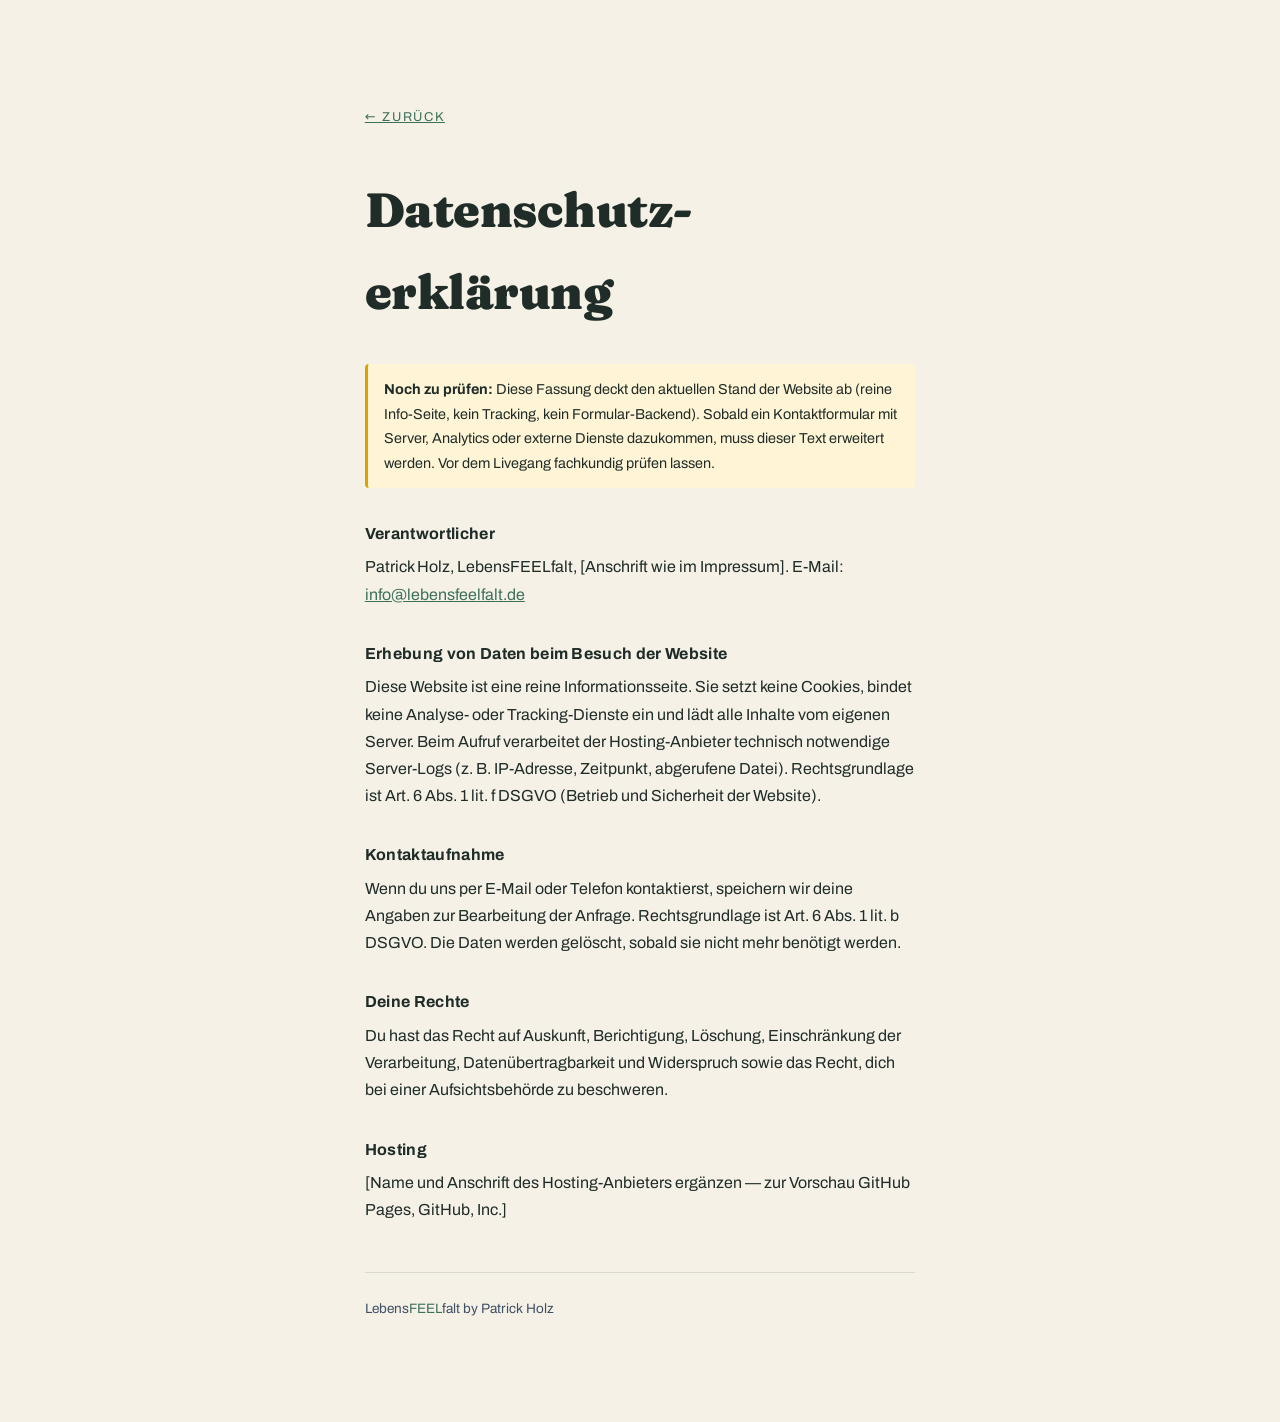
<file: datenschutz.html>
<!DOCTYPE html>
<html lang="de">
<head>
  <meta charset="UTF-8">
  <meta name="viewport" content="width=device-width, initial-scale=1.0">
  <title>Datenschutz | LebensFEELfalt by Patrick Holz</title>
  <meta name="robots" content="noindex, nofollow">
  <link rel="stylesheet" href="assets/fonts/fonts.css">
  <style>
    :root { --sage-deep:#3c7059; --slate:#3f5064; --ink:#1f2c27; --cream:#f5f1e7; }
    * { margin:0; padding:0; box-sizing:border-box; }
    body { font-family:'Archivo',system-ui,sans-serif; background:var(--cream); color:var(--ink);
           line-height:1.7; -webkit-font-smoothing:antialiased; }
    .wrap { max-width:44rem; margin:0 auto; padding:clamp(3rem,8vw,7rem) 6vw; }
    a { color:var(--sage-deep); }
    .back { display:inline-block; font-size:.8rem; letter-spacing:.14em; text-transform:uppercase;
            margin-bottom:2.5rem; }
    h1 { font-family:'Fraunces',Georgia,serif; font-weight:400; font-size:clamp(2rem,5vw,3rem);
         margin-bottom:2rem; letter-spacing:-.01em; }
    h2 { font-size:1rem; letter-spacing:.02em; margin:2rem 0 .4rem; }
    p { margin-bottom:.8rem; }
    .todo { background:#fff5d6; border-left:3px solid #d8a400; padding:.8rem 1rem; margin:1.5rem 0;
            font-size:.9rem; border-radius:4px; }
    .brand em { font-style:normal; color:var(--sage-deep); }
    footer { margin-top:3rem; padding-top:1.5rem; border-top:1px solid rgba(31,44,39,.12);
             font-size:.85rem; color:var(--slate); }
  </style>
</head>
<body>
  <div class="wrap">
    <a class="back" href="index.html">← zurück</a>
    <h1>Datenschutz&shy;erklärung</h1>

    <p class="todo"><strong>Noch zu prüfen:</strong> Diese Fassung deckt den aktuellen
      Stand der Website ab (reine Info-Seite, kein Tracking, kein Formular-Backend).
      Sobald ein Kontaktformular mit Server, Analytics oder externe Dienste dazukommen,
      muss dieser Text erweitert werden. Vor dem Livegang fachkundig prüfen lassen.</p>

    <h2>Verantwortlicher</h2>
    <p>Patrick Holz, LebensFEELfalt, [Anschrift wie im Impressum].
      E-Mail: <a href="mailto:info@lebensfeelfalt.de">info@lebensfeelfalt.de</a></p>

    <h2>Erhebung von Daten beim Besuch der Website</h2>
    <p>Diese Website ist eine reine Informationsseite. Sie setzt keine Cookies, bindet
      keine Analyse- oder Tracking-Dienste ein und lädt alle Inhalte vom eigenen Server.
      Beim Aufruf verarbeitet der Hosting-Anbieter technisch notwendige Server-Logs
      (z. B. IP-Adresse, Zeitpunkt, abgerufene Datei). Rechtsgrundlage ist Art. 6
      Abs. 1 lit. f DSGVO (Betrieb und Sicherheit der Website).</p>

    <h2>Kontaktaufnahme</h2>
    <p>Wenn du uns per E-Mail oder Telefon kontaktierst, speichern wir deine Angaben zur
      Bearbeitung der Anfrage. Rechtsgrundlage ist Art. 6 Abs. 1 lit. b DSGVO. Die Daten
      werden gelöscht, sobald sie nicht mehr benötigt werden.</p>

    <h2>Deine Rechte</h2>
    <p>Du hast das Recht auf Auskunft, Berichtigung, Löschung, Einschränkung der
      Verarbeitung, Datenübertragbarkeit und Widerspruch sowie das Recht, dich bei einer
      Aufsichtsbehörde zu beschweren.</p>

    <h2>Hosting</h2>
    <p>[Name und Anschrift des Hosting-Anbieters ergänzen — zur Vorschau GitHub Pages,
      GitHub, Inc.]</p>

    <footer>
      <span class="brand">Lebens<em>FEEL</em>falt</span> by Patrick Holz
    </footer>
  </div>
</body>
</html>
</file>
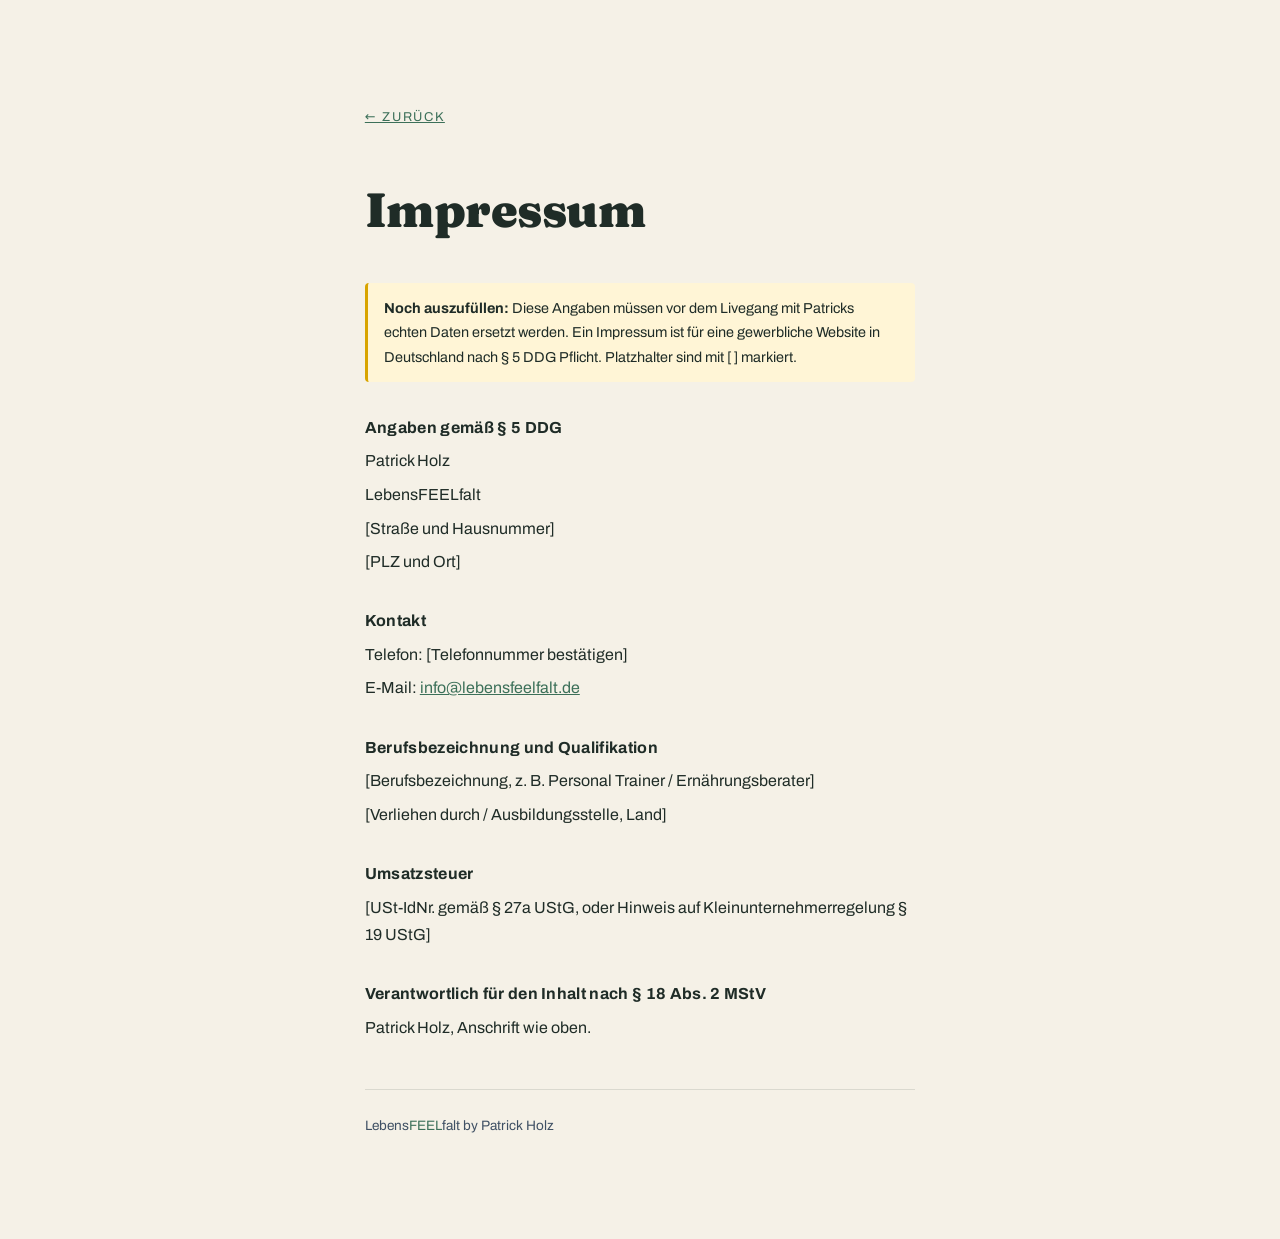
<file: impressum.html>
<!DOCTYPE html>
<html lang="de">
<head>
  <meta charset="UTF-8">
  <meta name="viewport" content="width=device-width, initial-scale=1.0">
  <title>Impressum | LebensFEELfalt by Patrick Holz</title>
  <meta name="robots" content="noindex, nofollow">
  <link rel="stylesheet" href="assets/fonts/fonts.css">
  <style>
    :root { --sage-deep:#3c7059; --slate:#3f5064; --ink:#1f2c27; --cream:#f5f1e7; }
    * { margin:0; padding:0; box-sizing:border-box; }
    body { font-family:'Archivo',system-ui,sans-serif; background:var(--cream); color:var(--ink);
           line-height:1.7; -webkit-font-smoothing:antialiased; }
    .wrap { max-width:44rem; margin:0 auto; padding:clamp(3rem,8vw,7rem) 6vw; }
    a { color:var(--sage-deep); }
    .back { display:inline-block; font-size:.8rem; letter-spacing:.14em; text-transform:uppercase;
            margin-bottom:2.5rem; }
    h1 { font-family:'Fraunces',Georgia,serif; font-weight:400; font-size:clamp(2rem,5vw,3rem);
         margin-bottom:2rem; letter-spacing:-.01em; }
    h2 { font-size:1rem; letter-spacing:.02em; margin:2rem 0 .4rem; }
    p { margin-bottom:.4rem; }
    .todo { background:#fff5d6; border-left:3px solid #d8a400; padding:.8rem 1rem; margin:1.5rem 0;
            font-size:.9rem; border-radius:4px; }
    .brand em { font-style:normal; color:var(--sage-deep); }
    footer { margin-top:3rem; padding-top:1.5rem; border-top:1px solid rgba(31,44,39,.12);
             font-size:.85rem; color:var(--slate); }
  </style>
</head>
<body>
  <div class="wrap">
    <a class="back" href="index.html">← zurück</a>
    <h1>Impressum</h1>

    <p class="todo"><strong>Noch auszufüllen:</strong> Diese Angaben müssen vor dem
      Livegang mit Patricks echten Daten ersetzt werden. Ein Impressum ist für eine
      gewerbliche Website in Deutschland nach § 5 DDG Pflicht. Platzhalter sind mit
      [ ] markiert.</p>

    <h2>Angaben gemäß § 5 DDG</h2>
    <p>Patrick Holz</p>
    <p>LebensFEELfalt</p>
    <p>[Straße und Hausnummer]</p>
    <p>[PLZ und Ort]</p>

    <h2>Kontakt</h2>
    <p>Telefon: [Telefonnummer bestätigen]</p>
    <p>E-Mail: <a href="mailto:info@lebensfeelfalt.de">info@lebensfeelfalt.de</a></p>

    <h2>Berufsbezeichnung und Qualifikation</h2>
    <p>[Berufsbezeichnung, z. B. Personal Trainer / Ernährungsberater]</p>
    <p>[Verliehen durch / Ausbildungsstelle, Land]</p>

    <h2>Umsatzsteuer</h2>
    <p>[USt-IdNr. gemäß § 27a UStG, oder Hinweis auf Kleinunternehmerregelung § 19 UStG]</p>

    <h2>Verantwortlich für den Inhalt nach § 18 Abs. 2 MStV</h2>
    <p>Patrick Holz, Anschrift wie oben.</p>

    <footer>
      <span class="brand">Lebens<em>FEEL</em>falt</span> by Patrick Holz
    </footer>
  </div>
</body>
</html>
</file>
<file: assets/fonts/fonts.css>
/* Display = Fraunces Black (warm high-contrast serif, used huge).
   Mapped to weight 400 so existing var(--display) rules render black without churn. */
@font-face {
  font-family: 'Fraunces';
  font-style: normal;
  font-weight: 400;
  font-display: swap;
  src: url('fraunces-v38-latin_latin-ext-900.woff2') format('woff2');
}
@font-face {
  font-family: 'Fraunces';
  font-style: italic;
  font-weight: 400;
  font-display: swap;
  src: url('fraunces-v38-latin_latin-ext-900italic.woff2') format('woff2');
}
/* Text/editorial serif = real Fraunces regular + italic + semibold */
@font-face {
  font-family: 'Fraunces Text';
  font-style: normal;
  font-weight: 400;
  font-display: swap;
  src: url('fraunces-v38-latin_latin-ext-regular.woff2') format('woff2');
}
@font-face {
  font-family: 'Fraunces Text';
  font-style: italic;
  font-weight: 400;
  font-display: swap;
  src: url('fraunces-v38-latin_latin-ext-italic.woff2') format('woff2');
}
@font-face {
  font-family: 'Fraunces Text';
  font-style: normal;
  font-weight: 600;
  font-display: swap;
  src: url('fraunces-v38-latin_latin-ext-600.woff2') format('woff2');
}
/* UI / body sans */
@font-face {
  font-family: 'Archivo';
  font-style: normal;
  font-weight: 400;
  font-display: swap;
  src: url('archivo-v25-latin_latin-ext-regular.woff2') format('woff2');
}
@font-face {
  font-family: 'Archivo';
  font-style: normal;
  font-weight: 500;
  font-display: swap;
  src: url('archivo-v25-latin_latin-ext-500.woff2') format('woff2');
}
@font-face {
  font-family: 'Archivo';
  font-style: normal;
  font-weight: 700;
  font-display: swap;
  src: url('archivo-v25-latin_latin-ext-700.woff2') format('woff2');
}
</file>
